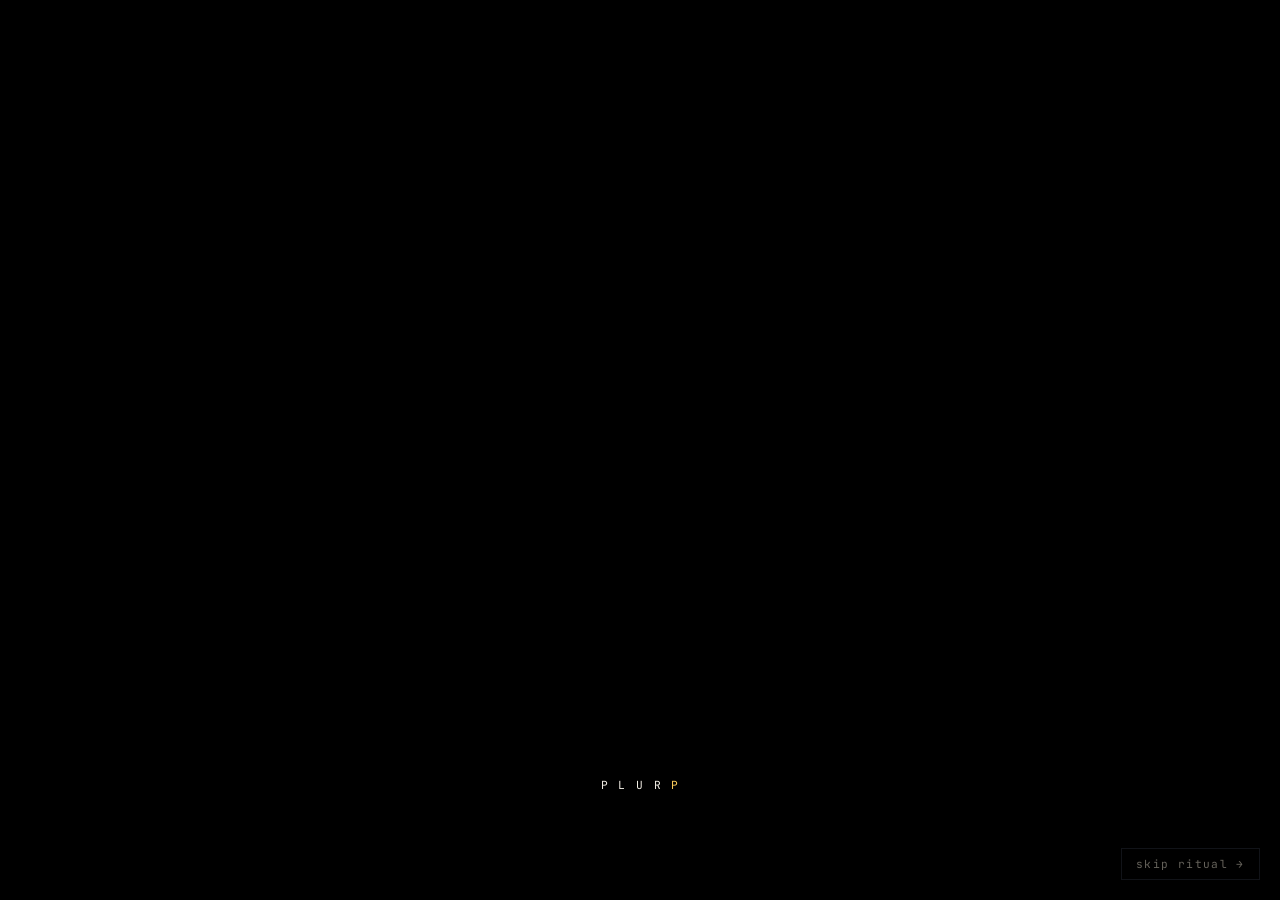
<file: index.html>
<!doctype html>
<html lang="en">
<head>
<meta charset="UTF-8" />
<meta name="viewport" content="width=device-width, initial-scale=1" />
<title>PLURP — The Entrance</title>
<meta name="description" content="PLURP. Peace. Love. Unity. Respect. Party. A digital club universe — enter if you dare." />
<link rel="stylesheet" href="css/tokens.css" />
<link rel="stylesheet" href="css/shimmer.css" />
<link rel="stylesheet" href="css/entrance.css" />
</head>
<body class="entrance-body">

<div id="stage">

  <!-- OUTSIDE: PLURP values, one letter at a time -->
  <section class="scene is-active" id="scene-outside">
    <div class="values-word" id="values-word"></div>
    <div class="values-trail" id="values-trail"></div>
  </section>

  <!-- PASSWORD: vibe check -->
  <section class="scene" id="scene-password">
    <div class="password-prompt">PASSWORD?</div>
    <form class="password-form" id="password-form" autocomplete="off">
      <div class="password-input-wrap">
        <input class="password-input" id="password-input" type="text" maxlength="40" placeholder="type whatever you feel" autocomplete="off" />
      </div>
      <button class="password-enter-btn" type="submit">Submit</button>
      <span class="password-hint">this isn't a real password. it's a vibe check.</span>
    </form>
  </section>
  <video id="smoke-video" muted playsinline preload="auto" src="https://i.makeagif.com/media/9-17-2016/98Y0aS.mp4"></video>

  <!-- THE CLUB FLASHES -->
  <section class="scene" id="scene-flashes">
    <img id="flash-img" alt="" />
    <div class="flash-vignette"></div>
    <div class="flash-grain"></div>
  </section>

  <!-- HEADED: black screen, blinking title, opens into the genre screen -->
  <section class="scene" id="scene-headed">
    <h2 class="headed-title" id="headed-title">WHERE WE HEADED?</h2>
  </section>

  <!-- FOYER: genre selection, accordion gallery only -->
  <section class="scene" id="scene-foyer">
    <div class="accordion-gallery" id="accordion-gallery"></div>
  </section>

  <!-- LOBBY: genre atmosphere + orbit subgenre menu -->
  <section class="scene" id="scene-lobby">
    <div class="scene-bg-fade" id="lobby-bg"></div>
    <button class="lobby-back-btn" id="lobby-back-btn">← back to genres</button>
    <h2 class="ritual-question" id="lobby-question"></h2>
    <div class="orbit-wrap">
      <button class="orbit-nav-btn orbit-nav-prev" id="orbit-prev-btn" aria-label="previous subgenre">‹</button>
      <div class="orbit-track" id="orbit-track"></div>
      <button class="orbit-nav-btn orbit-nav-next" id="orbit-next-btn" aria-label="next subgenre">›</button>
      <span class="orbit-hint" id="orbit-hint">drag to spin · click center to select</span>
    </div>
    <button class="lobby-deactivate-btn" id="lobby-deactivate-btn">deactivate</button>
  </section>

  <!-- THRESHOLD -->
  <section class="scene" id="scene-threshold">
    <div class="threshold-ball" id="threshold-ball"><canvas id="threshold-ball-canvas"></canvas></div>
    <div class="threshold-line" id="threshold-line"></div>
    <div class="threshold-sub">crossing over</div>
  </section>

</div>

<svg class="goo-defs" width="0" height="0" aria-hidden="true">
  <defs>
    <filter id="gooey-nav-filter">
      <feGaussianBlur in="SourceGraphic" stdDeviation="14" result="blur" />
      <feColorMatrix in="blur" mode="matrix" values="1 0 0 0 0  0 1 0 0 0  0 0 1 0 0  0 0 0 26 -11" result="goo" />
      <feBlend in="SourceGraphic" in2="goo" />
    </filter>
  </defs>
</svg>

<div class="gooey-nav-layer" id="gooey-nav-layer">
  <div class="gooey-blob" id="gooey-blob-a">
    <video class="gooey-blob-video" id="gooey-blob-video-a" muted loop playsinline preload="auto" src="video/disco-closeup.mp4"></video>
    <div class="gooey-blob-tint"></div>
  </div>
  <div class="gooey-blob" id="gooey-blob-b">
    <video class="gooey-blob-video" id="gooey-blob-video-b" muted loop playsinline preload="auto" src="video/disco-closeup.mp4"></video>
    <div class="gooey-blob-tint"></div>
  </div>
</div>

<button class="skip-ritual" id="skip-ritual">skip ritual →</button>
<button class="mute-toggle" id="mute-toggle" aria-label="Mute music" aria-pressed="false" type="button">mute</button>

<script src="js/club-data.js"></script>
<script src="js/club-audio.js"></script>
<script src="js/entrance.js"></script>
</body>
</html>
</file>
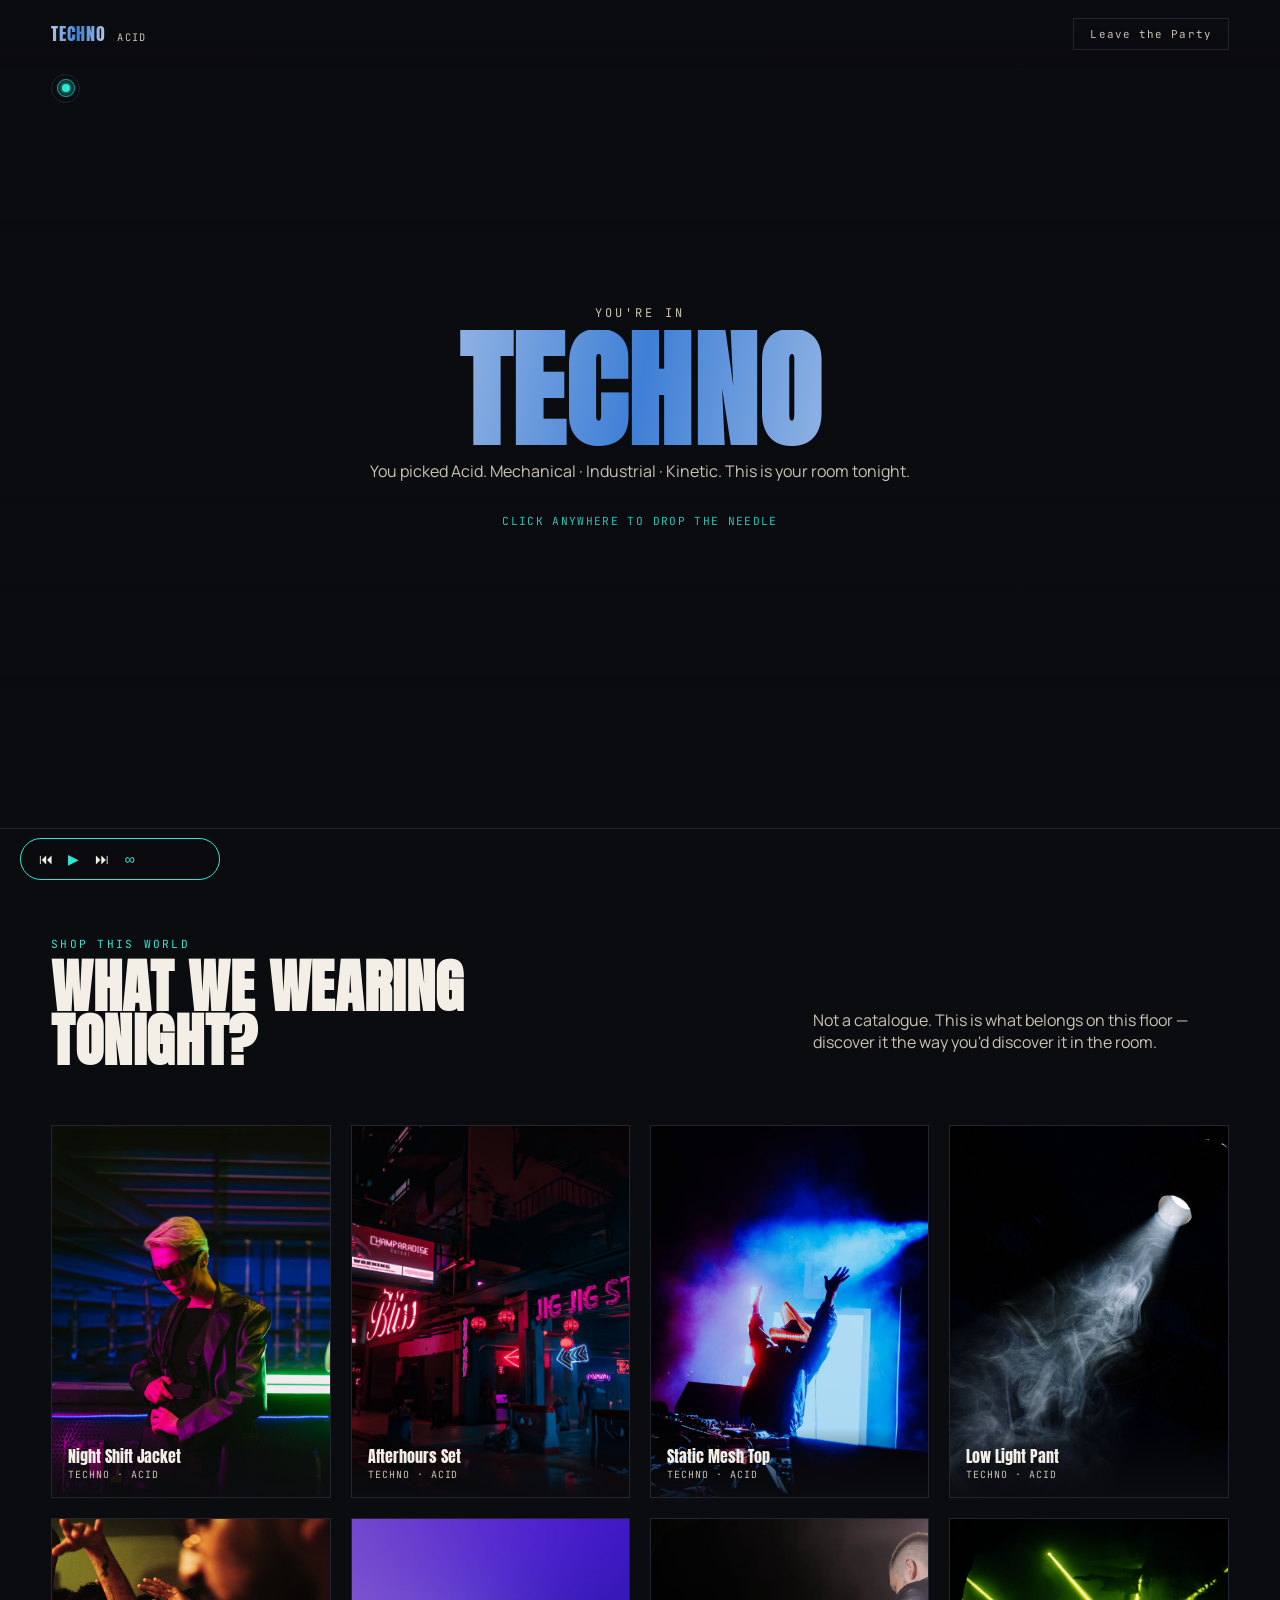
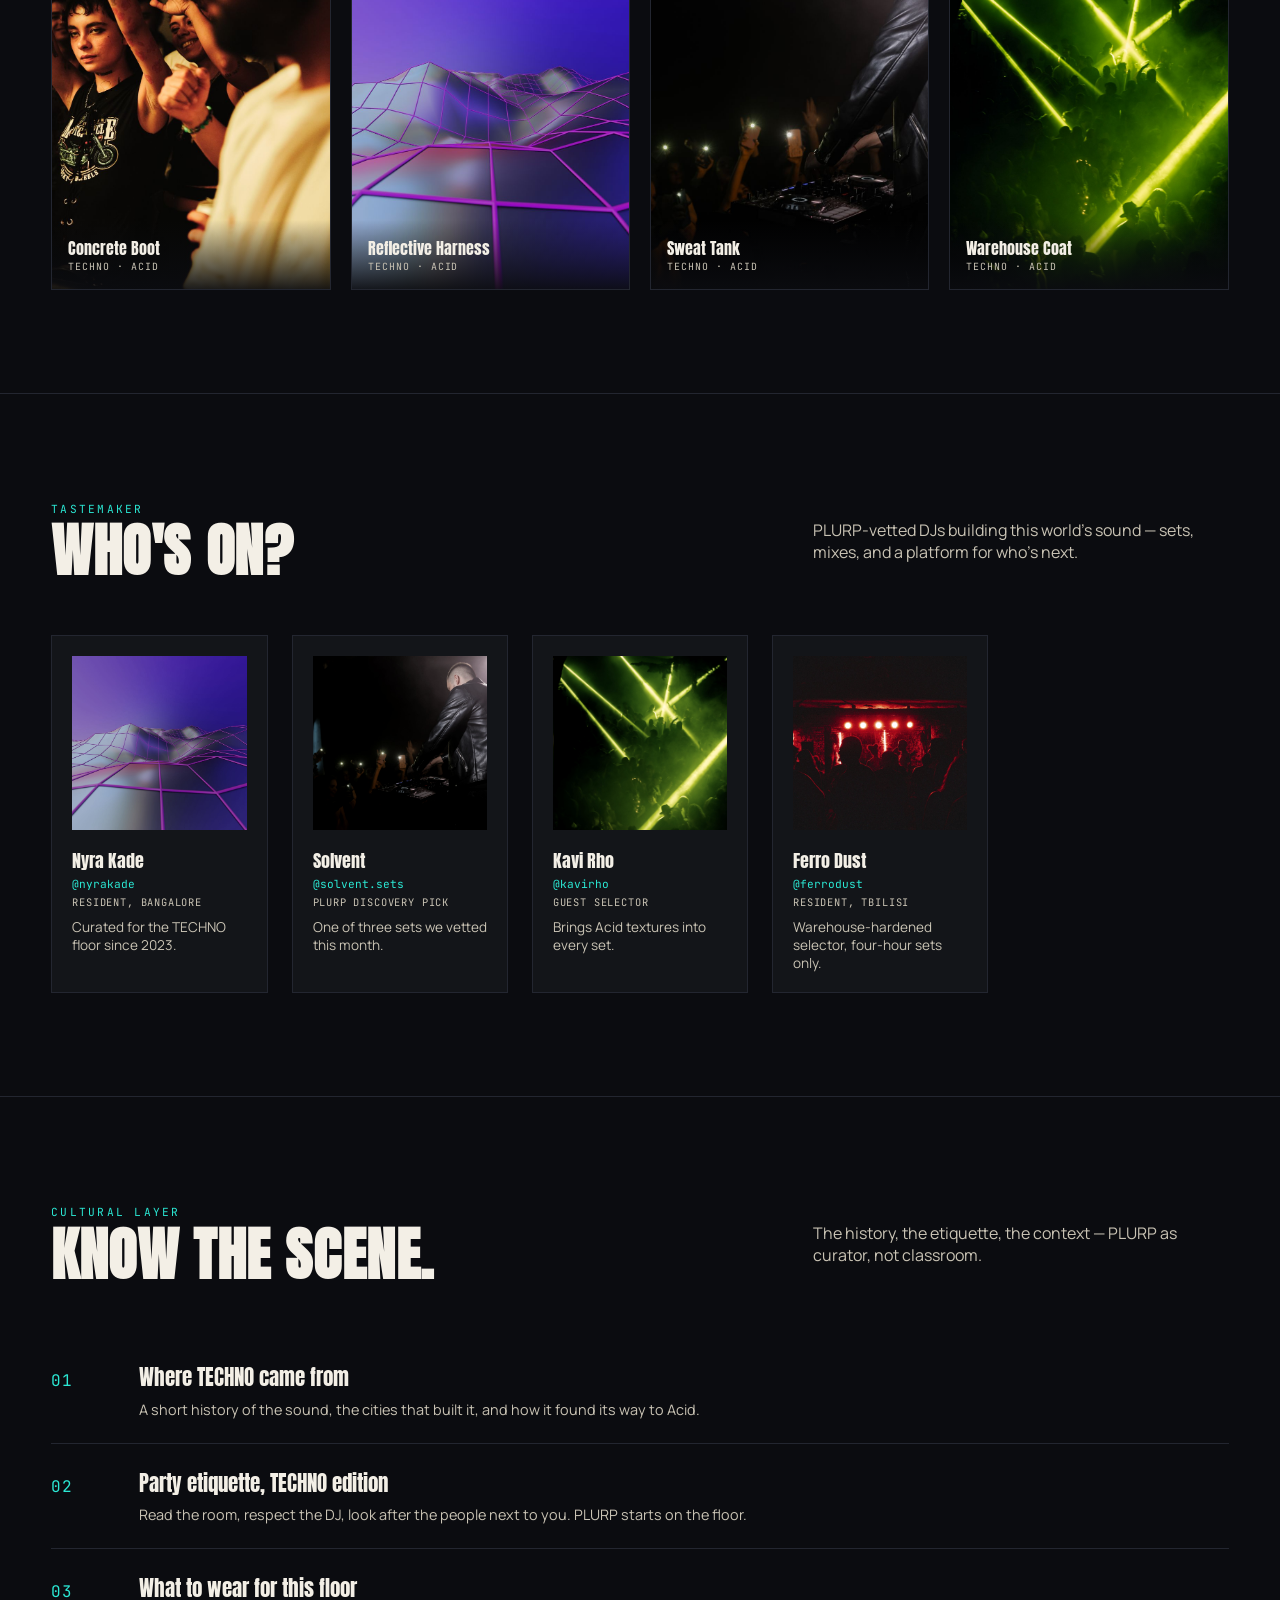
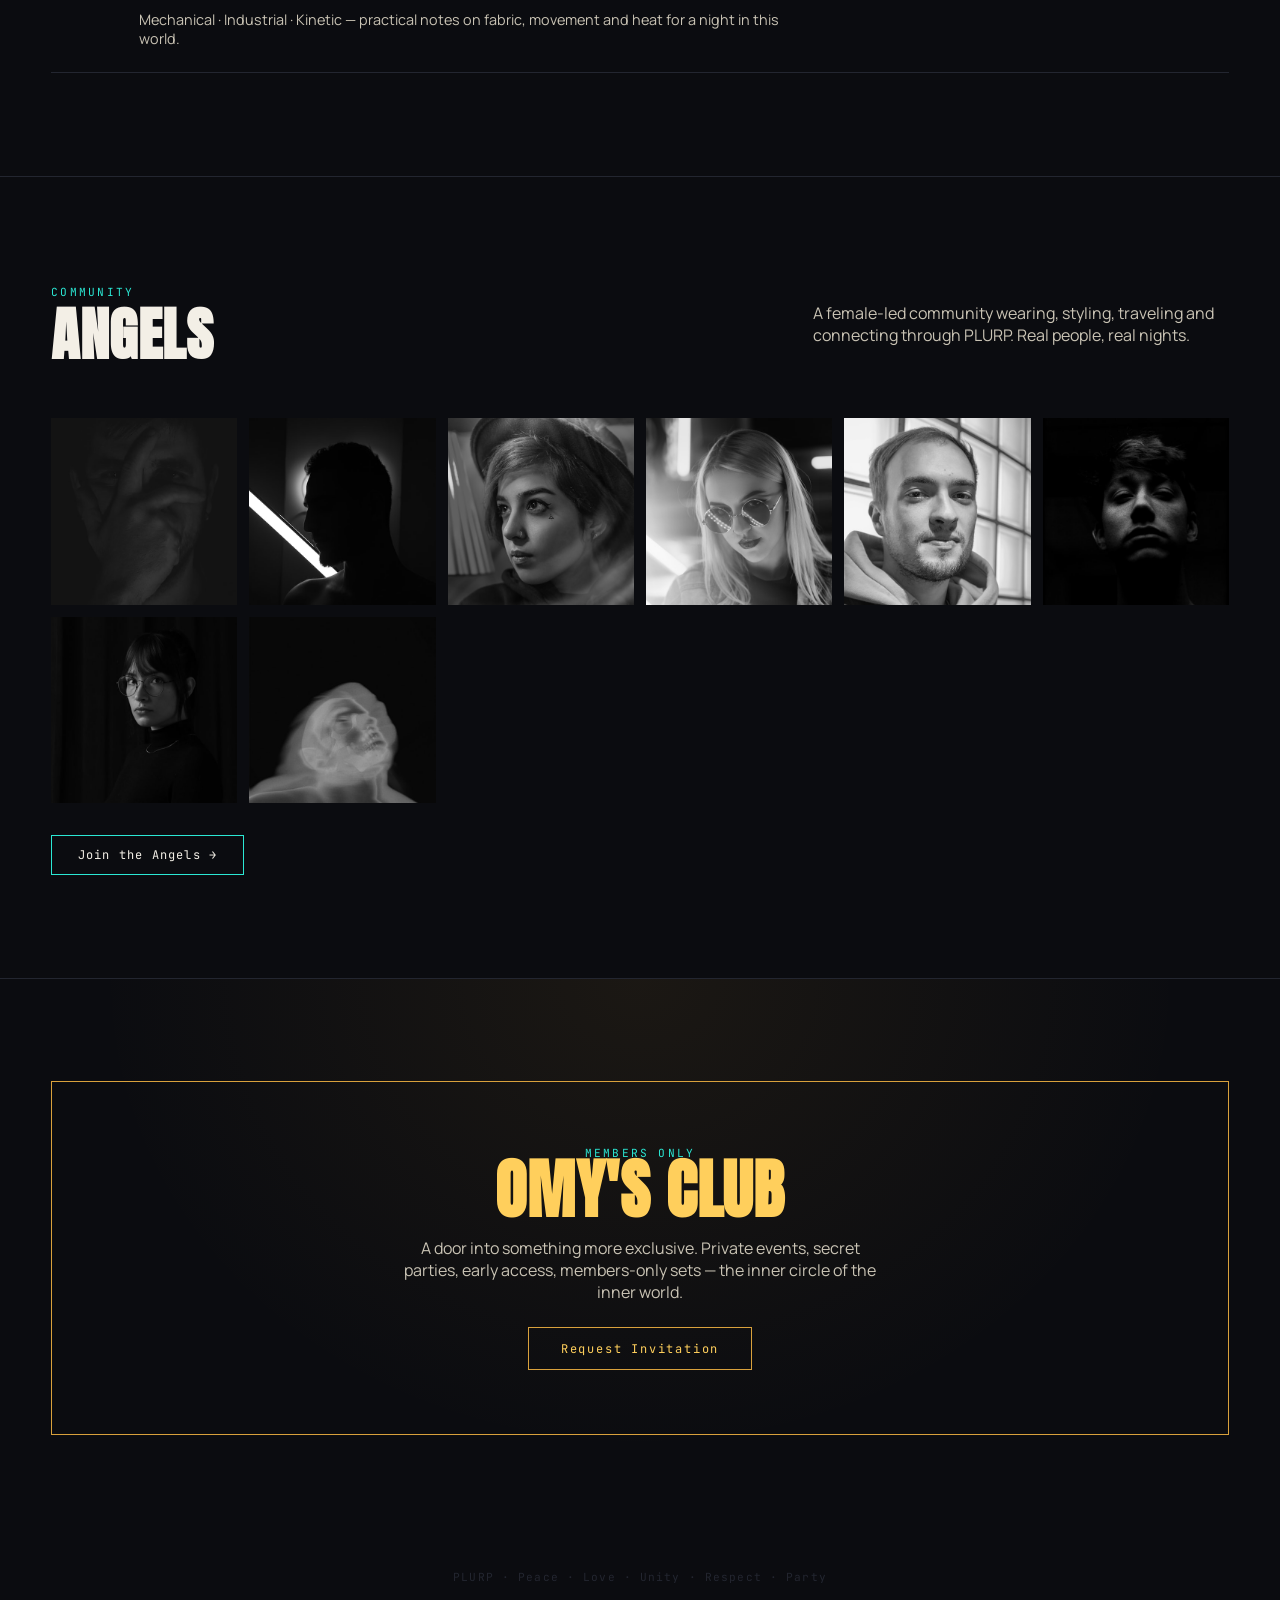
<file: world.html>
<!doctype html>
<html lang="en">
<head>
<meta charset="UTF-8" />
<meta name="viewport" content="width=device-width, initial-scale=1" />
<title>PLURP — Inner World</title>
<meta name="description" content="You're in. The PLURP inner world — shop, music, DJs, culture, Angels, OMY'S Club." />
<link rel="stylesheet" href="css/tokens.css" />
<link rel="stylesheet" href="css/shimmer.css" />
<link rel="stylesheet" href="css/world.css" />
</head>
<body class="world-body">

<div class="world-veil" id="world-veil"></div>

<header class="world-topbar">
  <div class="world-identity">
    <span class="world-genre-name" id="world-genre-name"></span>
    <span class="world-sub-name" id="world-sub-name"></span>
  </div>
  <button class="leave-party" id="leave-party">Leave the Party</button>
</header>

<nav class="world-nav" id="world-nav" aria-label="World sections">
  <button type="button" class="world-nav-trigger" id="world-nav-trigger" aria-label="Open section navigation"></button>
  <div class="world-nav-links">
    <a class="world-nav-link" data-target="shop" href="#shop"><span class="world-nav-dot"></span><span class="world-nav-label">Shop</span></a>
    <a class="world-nav-link" data-target="djs" href="#djs"><span class="world-nav-dot"></span><span class="world-nav-label">DJs</span></a>
    <a class="world-nav-link" data-target="culture" href="#culture"><span class="world-nav-dot"></span><span class="world-nav-label">Culture</span></a>
    <a class="world-nav-link" data-target="angels" href="#angels"><span class="world-nav-dot"></span><span class="world-nav-label">Angels</span></a>
    <a class="world-nav-link" data-target="omys" href="#omys"><span class="world-nav-dot"></span><span class="world-nav-label">OMY'S</span></a>
  </div>
</nav>

<section class="world-hero">
  <div class="world-hero-reel" id="world-hero-reel"></div>
  <div class="world-hero-inner">
    <span class="world-hero-eyebrow mono">You're in</span>
    <h1 class="world-hero-title" id="world-hero-title"></h1>
    <p class="world-hero-tag" id="world-hero-tag"></p>
    <div class="needle-hint" id="needle-hint">click anywhere to drop the needle</div>
  </div>
</section>

<section class="world-section" id="shop">
  <div class="world-section-head reveal">
    <div>
      <span class="world-eyebrow">Shop This World</span>
      <h2 class="world-heading">What we wearing<br />tonight?</h2>
    </div>
    <p class="world-section-desc">Not a catalogue. This is what belongs on this floor — discover it the way you'd discover it in the room.</p>
  </div>
  <div class="shop-grid" id="shop-grid"></div>
</section>

<section class="world-section" id="djs">
  <div class="world-section-head reveal">
    <div>
      <span class="world-eyebrow">Tastemaker</span>
      <h2 class="world-heading">Who's on?</h2>
    </div>
    <p class="world-section-desc">PLURP-vetted DJs building this world's sound — sets, mixes, and a platform for who's next.</p>
  </div>
  <div class="dj-row" id="dj-row"></div>
</section>

<section class="world-section" id="culture">
  <div class="world-section-head reveal">
    <div>
      <span class="world-eyebrow">Cultural Layer</span>
      <h2 class="world-heading">Know the scene.</h2>
    </div>
    <p class="world-section-desc">The history, the etiquette, the context — PLURP as curator, not classroom.</p>
  </div>
  <div class="culture-list" id="culture-list"></div>
</section>

<section class="world-section" id="angels">
  <div class="world-section-head reveal">
    <div>
      <span class="world-eyebrow">Community</span>
      <h2 class="world-heading">Angels</h2>
    </div>
    <p class="world-section-desc">A female-led community wearing, styling, traveling and connecting through PLURP. Real people, real nights.</p>
  </div>
  <div class="angels-grid" id="angels-grid"></div>
  <a class="angels-cta" href="#">Join the Angels →</a>
</section>

<section class="world-section omys-section" id="omys">
  <div class="omys-panel glow glow-gold reveal">
    <div class="world-eyebrow mono">Members Only</div>
    <h2 class="omys-title">OMY'S CLUB</h2>
    <p class="omys-body">A door into something more exclusive. Private events, secret parties, early access, members-only sets — the inner circle of the inner world.</p>
    <button class="omys-cta">Request Invitation</button>
  </div>
</section>

<footer class="world-footer">PLURP · Peace · Love · Unity · Respect · Party</footer>

<div class="miniplayer" id="miniplayer" tabindex="0">
  <div class="miniplayer-face" id="mp-art">
    <div class="miniplayer-eq"><span></span><span></span><span></span><span></span><span></span></div>
  </div>
  <div class="miniplayer-body">
    <div class="miniplayer-marquee" id="mp-track-wrap">
      <div class="miniplayer-marquee-track">
        <span class="miniplayer-track" id="mp-track"></span>
        <span class="miniplayer-track" id="mp-track-dup" aria-hidden="true"></span>
      </div>
    </div>
    <div class="miniplayer-controls">
      <button class="miniplayer-btn" id="mp-prev" aria-label="Previous">⏮</button>
      <button class="miniplayer-btn active" id="mp-play" aria-label="Play/Pause">▶</button>
      <button class="miniplayer-btn" id="mp-next" aria-label="Next">⏭</button>
      <button class="miniplayer-btn" id="mp-loop" aria-label="Loop">∞</button>
    </div>
  </div>
</div>
<span class="miniplayer-toast" id="mp-toast"></span>

<div id="yt-miniplayer" aria-hidden="true" style="position:fixed;bottom:0;left:0;width:1px;height:1px;opacity:0;pointer-events:none;overflow:hidden;"></div>

<script src="js/club-data.js"></script>
<script src="js/motion.js"></script>
<script src="js/club-audio.js"></script>
<script src="js/youtube-audio.js"></script>
<script src="js/world.js"></script>
</body>
</html>
</file>
<file: css/tokens.css>
/* ============================================================
   YNS Design System — Phase 0 Foundation
   Ink is the stage. Iridescence is the material, not the accent.
   ============================================================ */

@import url('https://fonts.googleapis.com/css2?family=Anton&family=Manrope:wght@400;500;700;800&family=JetBrains+Mono:wght@400;500;700&display=swap');

:root {
  /* ---- Neutrals (flat stage) ---- */
  --ink: #0B0C10;
  --ink-raised: #131519;
  --ink-line: #232630;
  --bone: #F3EFE6;
  --bone-dim: #C9C3B4;

  /* ---- Chrome (the metallic base every shimmer rides on) ---- */
  --chrome-dark: #4B4F58;
  --chrome-mid: #9AA0AC;
  --chrome-hi: #E9ECF2;

  /* ---- Peacock shimmer family ---- */
  --teal: #16A39A;
  --teal-hi: #2BE8D4;
  --teal-end: #3F7FD6;

  --blue: #3F7FD6;
  --blue-hi: #6BA0FF;
  --blue-end: #A56BFF;

  --magenta: #C4419A;
  --magenta-hi: #FF5FCE;
  --magenta-end: #8B5CF6;

  --gold: #D9A13C;
  --gold-hi: #FFCF5C;
  --gold-end: #C4419A;

  /* ---- Full shimmer sweep: chrome -> teal -> blue -> magenta -> gold -> chrome ---- */
  --shimmer-sweep: linear-gradient(
    100deg,
    var(--chrome-dark) 0%,
    var(--teal) 12%,
    var(--teal-hi) 20%,
    var(--blue) 32%,
    var(--blue-hi) 40%,
    var(--chrome-hi) 48%,
    var(--magenta) 58%,
    var(--magenta-hi) 66%,
    var(--gold) 78%,
    var(--gold-hi) 86%,
    var(--chrome-dark) 100%
  );

  /* ---- Type ---- */
  --font-display: 'Anton', 'Arial Narrow', sans-serif;
  --font-body: 'Manrope', -apple-system, sans-serif;
  --font-mono: 'JetBrains Mono', ui-monospace, monospace;

  /* ---- Spacing / rhythm ---- */
  --edge: clamp(1.25rem, 4vw, 3.5rem);
  --radius: 2px;

  /* ---- Motion (driven by JS via --scroll and --shimmer-x) ---- */
  --shimmer-x: 0%;
  --glow-strength: 0;

  color-scheme: dark;
}

* { box-sizing: border-box; }

html {
  background: var(--ink);
  scroll-behavior: smooth;
}

body {
  margin: 0;
  background: var(--ink);
  color: var(--bone);
  font-family: var(--font-body);
  -webkit-font-smoothing: antialiased;
  overflow-x: hidden;
}

h1, h2, h3, .display {
  font-family: var(--font-display);
  text-transform: uppercase;
  letter-spacing: 0.01em;
  line-height: 0.95;
  margin: 0;
}

.mono {
  font-family: var(--font-mono);
  letter-spacing: 0.03em;
}

a { color: inherit; }

img { max-width: 100%; display: block; }

::selection { background: var(--magenta); color: var(--ink); }
</file>
<file: css/shimmer.css>
/* ============================================================
   Scroll-driven shimmer + glow system.
   Trip. Glow. Repeat. Motion moves on scroll, not on a timer.
   JS (motion.js) writes --shimmer-x and per-element --glow.
   ============================================================ */

.shimmer-text {
  background-image: var(--shimmer-sweep);
  background-size: 300% 100%;
  background-position: var(--shimmer-x) 0%;
  -webkit-background-clip: text;
  background-clip: text;
  color: transparent;
  -webkit-text-fill-color: transparent;
  will-change: background-position;
}

/* Chrome-only sweep, for secondary marks that shouldn't fight the hero */
.chrome-text {
  background-image: linear-gradient(
    100deg,
    var(--chrome-dark) 0%,
    var(--chrome-mid) 35%,
    var(--chrome-hi) 50%,
    var(--chrome-mid) 65%,
    var(--chrome-dark) 100%
  );
  background-size: 260% 100%;
  background-position: var(--shimmer-x) 0%;
  -webkit-background-clip: text;
  background-clip: text;
  color: transparent;
  -webkit-text-fill-color: transparent;
}

/* Glow: a light source behind the element, intensity set by scroll proximity */
.glow {
  position: relative;
  isolation: isolate;
}

.glow::before {
  content: '';
  position: absolute;
  inset: -30%;
  z-index: -1;
  background: radial-gradient(closest-side, rgba(255, 95, 206, 0.55), rgba(107, 160, 255, 0.35) 45%, transparent 75%);
  opacity: var(--glow-strength, 0);
  filter: blur(28px);
  transition: opacity 0.4s ease;
  pointer-events: none;
}

.glow-gold::before {
  background: radial-gradient(closest-side, rgba(255, 207, 92, 0.55), rgba(196, 65, 154, 0.3) 45%, transparent 75%);
}

.glow-teal::before {
  background: radial-gradient(closest-side, rgba(43, 232, 212, 0.5), rgba(63, 127, 214, 0.3) 45%, transparent 75%);
}

/* Hover glow — independent of scroll, an immediate light-source response */
.glow-hover {
  position: relative;
  isolation: isolate;
  transition: filter 0.25s ease, transform 0.25s ease;
}

.glow-hover::after {
  content: '';
  position: absolute;
  inset: -18%;
  z-index: -1;
  border-radius: inherit;
  background: radial-gradient(closest-side, rgba(255, 95, 206, 0.5), transparent 72%);
  opacity: 0;
  filter: blur(18px);
  transition: opacity 0.25s ease;
  pointer-events: none;
}

.glow-hover:hover::after,
.glow-hover:focus-visible::after {
  opacity: 1;
}

.glow-hover:hover,
.glow-hover:focus-visible {
  transform: translateY(-1px);
}

/* Chrome strip: a metallic sweep bar used as a divider / underline */
.chrome-strip {
  height: 2px;
  width: 100%;
  background-image: var(--shimmer-sweep);
  background-size: 300% 100%;
  background-position: var(--shimmer-x) 0%;
  opacity: 0.9;
}

/* Reveal-on-scroll: elements settle into place as the reader arrives, hold still once there */
.reveal {
  opacity: 0;
  transform: translateY(24px);
  transition: opacity 0.7s ease, transform 0.7s ease;
}

.reveal.is-visible {
  opacity: 1;
  transform: translateY(0);
}

@media (prefers-reduced-motion: reduce) {
  .reveal { transition: none; opacity: 1; transform: none; }
  .shimmer-text, .chrome-text, .chrome-strip, .world-hero-title, .world-genre-name { background-position: 40% 0%; }
  .glow::before { transition: none; }
}
</file>
<file: css/entrance.css>
/* ============================================================
   THE ENTRANCE — one continuous ritual, OUTSIDE -> ENTER.
   Predominantly black. Motion and sound carry the narrative,
   not conventional UI chrome.
   ============================================================ */

html, body.entrance-body {
  height: 100%;
  background: #000;
  overflow: hidden;
}

#stage {
  position: fixed;
  inset: 0;
  background: #000;
  overflow: hidden;
}

.scene {
  position: absolute;
  inset: 0;
  display: flex;
  flex-direction: column;
  align-items: center;
  justify-content: center;
  text-align: center;
  opacity: 0;
  pointer-events: none;
  transition: opacity 1.1s ease;
  padding: var(--edge);
}

.scene.is-active {
  opacity: 1;
  pointer-events: auto;
}

/* ---- Skip ---- */
.skip-ritual {
  position: fixed;
  bottom: 1.25rem;
  right: 1.25rem;
  z-index: 50;
  background: transparent;
  border: 1px solid var(--ink-line);
  color: var(--bone-dim);
  font-family: var(--font-mono);
  font-size: 0.7rem;
  letter-spacing: 0.12em;
  padding: 0.5rem 0.9rem;
  cursor: pointer;
  opacity: 0.5;
  transition: opacity 0.3s ease;
}
.skip-ritual:hover { opacity: 1; }

.mute-toggle {
  position: fixed;
  bottom: 1.25rem;
  left: 1.25rem;
  z-index: 50;
  background: transparent;
  border: 1px solid var(--ink-line);
  color: var(--bone-dim);
  font-family: var(--font-mono);
  font-size: 0.7rem;
  letter-spacing: 0.12em;
  padding: 0.5rem 0.9rem;
  cursor: pointer;
  opacity: 0;
  pointer-events: none;
  transition: opacity 0.3s ease;
}
.mute-toggle.is-visible { opacity: 0.5; pointer-events: auto; }
.mute-toggle:hover { opacity: 1; }
.mute-toggle.is-muted { border-color: var(--bone-dim); color: var(--bone); }

/* ---- OUTSIDE: PLURP values ---- */
.values-word {
  --crash-scale-start: 1.75;
  --crash-blur: 4.5px;
  --crash-y: -12px;
  --crash-duration: 0.36s;
  font-family: var(--font-display);
  text-transform: uppercase;
  font-size: clamp(4rem, 18vw, 11rem);
  color: var(--bone);
  opacity: 0;
  transform: scale(var(--crash-scale-start));
}
.values-word.shown {
  animation: values-word-crash var(--crash-duration) cubic-bezier(0.15, 1.6, 0.35, 1) forwards;
}
.values-word.hiding {
  animation: none;
  opacity: 0;
  transform: scale(0.92);
  transition: opacity 0.12s ease, transform 0.12s ease;
}

@keyframes values-word-crash {
  0% { opacity: 0; transform: scale(var(--crash-scale-start)) translateY(var(--crash-y)); filter: blur(var(--crash-blur)); }
  50% { opacity: 1; filter: blur(0); }
  62% { transform: scale(0.97) translateY(2px); }
  80% { transform: scale(1.02) translateY(0); }
  100% { opacity: 1; transform: scale(1) translateY(0); }
}

.values-word-initial { transition: color 0.11s ease; }
.values-word-initial.lit[data-letter="P"] { color: var(--gold-hi); }
.values-word-initial.lit[data-letter="L"] { color: var(--teal-hi); }
.values-word-initial.lit[data-letter="U"] { color: var(--blue-hi); }
.values-word-initial.lit[data-letter="R"] { color: var(--magenta-hi); }

.values-trail {
  position: absolute;
  bottom: 12%;
  display: flex;
  gap: 0.6rem;
}
.values-trail span {
  font-family: var(--font-mono);
  font-size: 0.7rem;
  letter-spacing: 0.1em;
  color: var(--ink-line);
  transition: color 0.35s ease;
}
.values-trail span.current[data-letter="P"] { color: var(--gold-hi); }
.values-trail span.current[data-letter="L"] { color: var(--teal-hi); }
.values-trail span.current[data-letter="U"] { color: var(--blue-hi); }
.values-trail span.current[data-letter="R"] { color: var(--magenta-hi); }
.values-trail span.done { color: var(--bone); }

/* ---- PASSWORD ---- */
.password-prompt {
  font-family: var(--font-display);
  font-size: clamp(2rem, 7vw, 4rem);
  color: var(--bone);
  margin-bottom: 2rem;
  letter-spacing: 0.02em;
}
.password-form {
  display: flex;
  flex-direction: column;
  align-items: center;
  gap: 1.25rem;
}
.password-input-wrap {
  position: relative;
}
.password-input {
  background: transparent;
  border: none;
  border-bottom: 1px solid var(--chrome-mid);
  color: var(--bone);
  font-family: var(--font-mono);
  font-size: 1.4rem;
  letter-spacing: 0.1em;
  text-align: center;
  padding: 0.5rem 0;
  width: min(60vw, 22rem);
  outline: none;
  transition: border-color 0.3s ease, filter 0.4s ease, transform 0.4s ease;
}
.password-input:focus { border-color: var(--magenta-hi); }
.password-prompt.dissolving,
.password-input.dissolving,
.password-hint.dissolving,
.password-enter-btn.dissolving {
  filter: blur(10px);
  transform: translate(var(--suck-x, 0), var(--suck-y, 0)) scale(0.05);
  opacity: 0;
  transition: transform 0.18s cubic-bezier(0.75, 0, 1, 1),
    filter 0.18s cubic-bezier(0.75, 0, 1, 1),
    opacity 0.16s ease-in 0.02s;
}
.password-hint {
  font-family: var(--font-mono);
  font-size: 0.7rem;
  letter-spacing: 0.1em;
  color: var(--ink-line);
  text-transform: uppercase;
}
.password-enter-btn {
  background: transparent;
  border: 1px solid var(--chrome-mid);
  color: var(--bone-dim);
  font-family: var(--font-mono);
  letter-spacing: 0.15em;
  font-size: 0.75rem;
  padding: 0.6rem 1.5rem;
  cursor: pointer;
  transition: all 0.3s ease;
}
.password-enter-btn:hover { border-color: var(--magenta-hi); color: var(--bone); }

/* ---- Smoke dissolve video ---- */
#smoke-video {
  position: absolute;
  top: 54%;
  left: 50%;
  width: min(70vw, 34rem);
  height: min(70vw, 34rem);
  object-fit: cover;
  transform: translate(-50%, -50%) rotate(90deg);
  pointer-events: none;
  opacity: 0;
  mix-blend-mode: screen;
  -webkit-mask-image: radial-gradient(circle, #000 20%, transparent 85%);
  mask-image: radial-gradient(circle, #000 20%, transparent 85%);
  transition: opacity 0.08s ease-out;
}
#smoke-video.active { opacity: 1; }

/* ---- Flash sequence ---- */
#flash-img {
  position: absolute;
  inset: 0;
  width: 100%;
  height: 100%;
  object-fit: cover;
  opacity: 0;
  filter: saturate(1.3) contrast(1.15) brightness(0.85);
}
#flash-img.flash-on {
  opacity: 1;
  transition: opacity 0.02s ease-out;
}
#flash-img.flash-off {
  opacity: 0;
  transition: opacity 0.02s ease-in;
}
.flash-vignette {
  position: absolute;
  inset: 0;
  background: radial-gradient(ellipse at center, transparent 35%, #000 92%);
  pointer-events: none;
}
.flash-grain {
  position: absolute;
  inset: 0;
  pointer-events: none;
  opacity: 0.08;
  background-image: url("data:image/svg+xml,%3Csvg xmlns='http://www.w3.org/2000/svg' width='120' height='120'%3E%3Cfilter id='n'%3E%3CfeTurbulence type='fractalNoise' baseFrequency='0.85' numOctaves='2' stitchTiles='stitch'/%3E%3C/filter%3E%3Crect width='100%25' height='100%25' filter='url(%23n)'/%3E%3C/svg%3E");
}

/* ---- WHERE WE HEADED?: black screen, blinking white title ---- */
#scene-headed { background: #000; }
.headed-title {
  font-family: var(--font-display);
  font-size: clamp(2.4rem, 9vw, 6rem);
  color: var(--bone);
  letter-spacing: 0.02em;
  opacity: 0;
}
.headed-title.blinking {
  animation: headed-blink 0.55s steps(1, end) 3, headed-blink-in 0.2s ease forwards;
}
.headed-title.blink-out {
  animation: headed-blink-out 0.26s steps(1, end) forwards;
}
@keyframes headed-blink-in { from { opacity: 0; } to { opacity: 1; } }
@keyframes headed-blink {
  0%, 49% { opacity: 1; }
  50%, 100% { opacity: 0.15; }
}
@keyframes headed-blink-out {
  0% { opacity: 1; }
  50% { opacity: 0; }
  100% { opacity: 0; }
}

/* ---- Foyer / Lobby question ---- */
.ritual-question {
  font-family: var(--font-display);
  font-size: clamp(1.8rem, 5.5vw, 3.4rem);
  color: var(--bone);
  margin-bottom: clamp(1.5rem, 4vw, 3rem);
  opacity: 0;
  transform: translateY(16px);
  transition: opacity 0.9s ease, transform 0.9s ease;
  z-index: 2;
  text-shadow: 0 0 40px rgba(0,0,0,0.8);
}
.ritual-question.shown { opacity: 1; transform: translateY(0); }

.scene-bg-fade {
  position: absolute;
  inset: 0;
  background-size: cover;
  background-position: center;
  opacity: 0.22;
  filter: saturate(1.1) contrast(1.05);
  transition: background-image 0.8s ease, opacity 0.8s ease;
}

.scene-bg-psy {
  width: 100%;
  height: 100%;
  opacity: 0;
  pointer-events: none;
  transition: opacity 0.6s ease;
  filter: saturate(1.4) contrast(1.1);
  mix-blend-mode: screen;
}
.scene-bg-psy.is-live { opacity: 0.4; }

.scene-bg-video {
  width: 100%;
  height: 100%;
  object-fit: cover;
  opacity: 0;
}

/* ---- Accordion gallery (genre selection) — react-bits style: a
   full-bleed row of panels that expand on hover/tap, sideways label
   unrotating as the active panel opens. Absolutely positioned to
   escape the scene's centered padding and fill the whole stage,
   matching the full-screen treatment every other beat in the
   ritual uses. ---- */
#scene-foyer { padding: 0; }
.accordion-gallery {
  position: absolute;
  inset: 0;
  z-index: 2;
  display: flex;
  gap: 0.3rem;
}
.accordion-panel {
  position: relative;
  flex: 1;
  min-width: 0;
  height: 100%;
  overflow: hidden;
  cursor: pointer;
  background-size: cover;
  background-position: center;
  transition: flex 0.7s cubic-bezier(0.22, 1, 0.36, 1);
}
.accordion-panel.is-active { flex: 9; }
.accordion-panel-shade {
  position: absolute;
  inset: 0;
  background: linear-gradient(0deg, rgba(6,7,10,0.9) 0%, rgba(6,7,10,0.3) 45%, rgba(6,7,10,0.6) 100%);
  transition: background 0.5s ease;
}
.accordion-panel.is-active .accordion-panel-shade {
  background: linear-gradient(0deg, rgba(6,7,10,0.85) 0%, rgba(6,7,10,0.08) 55%, rgba(6,7,10,0.35) 100%);
}
.accordion-panel-label {
  position: absolute;
  left: var(--edge);
  bottom: var(--edge);
  display: flex;
  flex-direction: column;
  gap: 0.5rem;
  white-space: nowrap;
  transform-origin: left bottom;
  transform: rotate(90deg) translate(0, 0);
  transition: transform 0.5s cubic-bezier(0.22, 1, 0.36, 1);
}
.accordion-panel.is-active .accordion-panel-label {
  transform: rotate(0deg);
}
.accordion-panel-name {
  font-family: var(--font-display);
  font-size: clamp(1.6rem, 4.5vw, 4rem);
  color: var(--bone);
  text-transform: uppercase;
}
.accordion-panel-mood {
  font-family: var(--font-mono);
  font-size: 0.75rem;
  letter-spacing: 0.12em;
  color: var(--bone-dim);
  text-transform: uppercase;
  opacity: 0;
  transition: opacity 0.4s ease 0.15s;
}
.accordion-panel.is-active .accordion-panel-mood { opacity: 1; }
.accordion-panel-cta {
  align-self: flex-start;
  margin-top: 0.3rem;
  background: transparent;
  border: 1px solid var(--bone-dim);
  color: var(--bone);
  font-family: var(--font-mono);
  font-size: 0.75rem;
  letter-spacing: 0.12em;
  text-transform: uppercase;
  padding: 0.6rem 1.1rem;
  cursor: pointer;
  opacity: 0;
  transform: translateY(6px);
  pointer-events: none;
  transition: opacity 0.4s ease 0.2s, transform 0.4s ease 0.2s, border-color 0.25s ease, color 0.25s ease;
}
.accordion-panel.is-active .accordion-panel-cta {
  opacity: 1;
  transform: translateY(0);
  pointer-events: auto;
}
.accordion-panel-cta:hover {
  border-color: var(--item-accent, var(--bone));
  color: var(--item-accent, var(--bone));
}
@media (max-width: 640px) {
  .accordion-gallery { flex-direction: column; gap: 0.25rem; }
  .accordion-panel.is-active { flex: 9; }
  .accordion-panel-label { transform: rotate(0deg); }
  .accordion-panel.is-active .accordion-panel-label { transform: rotate(0deg); }
}

/* ---- Gooey nav — blob transition on genre click ---- */
.goo-defs { position: absolute; width: 0; height: 0; overflow: hidden; }
.gooey-nav-layer {
  position: fixed;
  inset: 0;
  z-index: 40;
  pointer-events: none;
  filter: url(#gooey-nav-filter);
  opacity: 0;
}
.gooey-nav-layer.is-active { opacity: 1; }
.gooey-blob {
  position: absolute;
  top: 0;
  left: 0;
  width: 60px;
  height: 60px;
  margin: -30px 0 0 -30px;
  border-radius: 50%;
  overflow: hidden;
  background: #000;
  transform: translate3d(0, 0, 0) scale(0);
  will-change: transform;
}
.gooey-blob-video {
  position: absolute;
  top: 50%;
  left: 50%;
  width: 100%;
  height: 100%;
  min-width: 100%;
  min-height: 100%;
  object-fit: cover;
  transform: translate(-50%, -50%);
}
.gooey-blob-tint {
  position: absolute;
  inset: 0;
  mix-blend-mode: color;
  opacity: 0.85;
}

/* ---- Orbit menu (subgenre selection) ---- */
.orbit-wrap {
  position: relative;
  z-index: 2;
  width: min(92vw, 50rem);
  height: clamp(14rem, 32vw, 20rem);
  display: flex;
  align-items: center;
  justify-content: center;
}
.orbit-track {
  position: relative;
  width: 100%;
  height: 100%;
  cursor: grab;
  touch-action: none;
}
.orbit-track.grabbing { cursor: grabbing; }
.orbit-nav-btn {
  position: absolute;
  top: 50%;
  z-index: 200;
  width: 2.75rem;
  height: 2.75rem;
  border-radius: 50%;
  border: 1px solid var(--ink-line);
  background: rgba(6,7,10,0.55);
  color: var(--bone);
  font-family: var(--font-display);
  font-size: 1.5rem;
  line-height: 1;
  display: flex;
  align-items: center;
  justify-content: center;
  cursor: pointer;
  transform: translateY(-50%);
  backdrop-filter: blur(2px);
  transition: border-color 0.2s ease, background 0.2s ease;
}
.orbit-nav-btn:hover { border-color: var(--chrome-hi); background: rgba(6,7,10,0.75); }
.orbit-nav-btn:active { background: rgba(6,7,10,0.8); }
.orbit-nav-prev { left: -0.25rem; }
.orbit-nav-next { right: -0.25rem; }
.orbit-node {
  position: absolute;
  top: 50%;
  left: 50%;
  width: clamp(6rem, 14vw, 9rem);
  height: clamp(6rem, 14vw, 9rem);
  border-radius: 50%;
  border: 1px solid var(--ink-line);
  display: flex;
  align-items: center;
  justify-content: center;
  text-align: center;
  background: rgba(6,7,10,0.4);
  box-shadow:
    inset 0 0 0 1px rgba(255,255,255,0.06),
    0 4px 20px rgba(0,0,0,0.4);
  backdrop-filter: blur(2px);
  transition: border-color 0.3s ease, background 0.3s ease, transform 0.3s ease, opacity 0.4s ease, width 0.45s cubic-bezier(.2,.8,.2,1), border-radius 0.45s ease, padding 0.45s ease;
  user-select: none;
  overflow: hidden;
}
.orbit-node-ball {
  position: absolute;
  inset: 0;
  width: 100%;
  height: 100%;
  border-radius: 50%;
}
.orbit-node span {
  position: relative;
  z-index: 1;
  font-family: var(--font-display);
  font-size: clamp(0.85rem, 2vw, 1.15rem);
  color: var(--bone);
  text-transform: uppercase;
  text-shadow: 0 1px 4px rgba(0,0,0,0.9), 0 0 12px rgba(0,0,0,0.6);
  transition: color 0.3s ease;
  white-space: nowrap;
}
.orbit-node.center {
  border-color: var(--chrome-hi);
  box-shadow:
    inset 0 0 0 1px rgba(255,255,255,0.16),
    0 0 24px rgba(233,236,242,0.4);
  transform: translate(-50%, -50%) scale(1.15);
}
.orbit-node.armed {
  width: clamp(15rem, 40vw, 24rem);
  border-radius: 3rem;
  padding: 0 1.5rem;
  border-color: var(--gold-hi, var(--chrome-hi));
  background: rgba(11,12,16,0.95);
  cursor: pointer;
  z-index: 10;
}
.orbit-node.armed span {
  color: var(--bone);
  font-size: clamp(0.75rem, 1.7vw, 0.95rem);
  letter-spacing: 0.1em;
  font-family: var(--font-mono);
}
.orbit-node.armed .orbit-node-ball { opacity: 0; }
.orbit-hint {
  position: absolute;
  bottom: -2.5rem;
  font-family: var(--font-mono);
  font-size: 0.65rem;
  letter-spacing: 0.1em;
  color: var(--ink-line);
  text-transform: uppercase;
}

/* ---- Lobby chrome: back to genres / deactivate subgenre ---- */
.lobby-back-btn {
  position: absolute;
  top: 1.25rem;
  left: 1.25rem;
  z-index: 5;
  background: transparent;
  border: 1px solid var(--ink-line);
  color: var(--bone-dim);
  font-family: var(--font-mono);
  font-size: 0.7rem;
  letter-spacing: 0.1em;
  text-transform: uppercase;
  padding: 0.5rem 0.9rem;
  cursor: pointer;
  opacity: 0.6;
  transition: opacity 0.3s ease;
}
.lobby-back-btn:hover { opacity: 1; }

.lobby-deactivate-btn {
  position: absolute;
  bottom: 1.75rem;
  z-index: 5;
  background: transparent;
  border: 1px solid var(--ink-line);
  color: var(--bone-dim);
  font-family: var(--font-mono);
  font-size: 0.7rem;
  letter-spacing: 0.1em;
  text-transform: uppercase;
  padding: 0.5rem 0.9rem;
  cursor: pointer;
  opacity: 0;
  pointer-events: none;
  transition: opacity 0.3s ease;
}
.lobby-deactivate-btn.shown {
  opacity: 0.75;
  pointer-events: auto;
}
.lobby-deactivate-btn:hover { opacity: 1; }

/* ---- Final threshold ---- */
.threshold-ball {
  position: relative;
  width: clamp(84px, 14vw, 130px);
  aspect-ratio: 1 / 1;
  border-radius: 50%;
  overflow: hidden;
  background: #000;
  box-shadow: 0 14px 30px -10px rgba(0,0,0,0.75), inset 0 0 0 1px rgba(255,255,255,0.06);
  margin-bottom: clamp(1.25rem, 3vw, 2rem);
}
.threshold-ball canvas {
  position: absolute;
  inset: 0;
  width: 100%;
  height: 100%;
  display: block;
}
.threshold-line {
  font-family: var(--font-display);
  font-size: clamp(3rem, 12vw, 7rem);
  color: var(--bone);
  letter-spacing: 0.02em;
}
.threshold-sub {
  font-family: var(--font-mono);
  letter-spacing: 0.2em;
  color: var(--bone-dim);
  margin-top: 1rem;
  text-transform: uppercase;
  font-size: 0.85rem;
}

@media (prefers-reduced-motion: reduce) {
  .scene, .values-word, .ritual-question, .orbit-node { transition: none; }
  .values-word.shown { animation: none; opacity: 1; transform: scale(1); filter: none; }
}
</file>
<file: css/world.css>
/* ============================================================
   THE INNER WORLD / PARTY — one self-contained genre universe.
   No global navbar. A top identity strip, a persistent miniplayer,
   and a single exit: LEAVE THE PARTY.
   Genre accent colors ride on --genre-a / --genre-b / --genre-glow,
   set inline by world.js from club-data.js.
   ============================================================ */

body.world-body {
  background: var(--ink);
  min-height: 100vh;
}

.world-veil {
  position: fixed;
  inset: 0;
  background: #000;
  z-index: 999;
  pointer-events: none;
  opacity: 1;
  transition: opacity 1.4s ease;
}
.world-veil.lifted { opacity: 0; pointer-events: none; }

/* ---- Top identity strip ---- */
.world-topbar {
  position: fixed;
  top: 0;
  left: 0;
  right: 0;
  z-index: 40;
  display: flex;
  align-items: center;
  justify-content: space-between;
  padding: 1.1rem var(--edge);
  background: linear-gradient(to bottom, rgba(11,12,16,0.9), transparent);
}
.world-identity {
  display: flex;
  align-items: baseline;
  gap: 0.75rem;
}
.world-genre-name {
  font-family: var(--font-display);
  font-size: 1.1rem;
  letter-spacing: 0.04em;
  background-image: linear-gradient(
    100deg,
    var(--genre-a, var(--teal-hi)) 0%,
    var(--chrome-hi) 25%,
    var(--genre-b, var(--blue-end)) 50%,
    var(--chrome-hi) 75%,
    var(--genre-a, var(--teal-hi)) 100%
  );
  background-size: 300% 100%;
  background-position: var(--shimmer-x) 0%;
  -webkit-background-clip: text;
  background-clip: text;
  color: transparent;
  -webkit-text-fill-color: transparent;
  will-change: background-position;
}
.world-sub-name {
  font-family: var(--font-mono);
  font-size: 0.65rem;
  letter-spacing: 0.12em;
  text-transform: uppercase;
  color: var(--bone-dim);
}
.leave-party {
  background: transparent;
  border: 1px solid var(--ink-line);
  color: var(--bone-dim);
  font-family: var(--font-mono);
  font-size: 0.68rem;
  letter-spacing: 0.1em;
  padding: 0.5rem 1rem;
  cursor: pointer;
  transition: border-color 0.3s ease, color 0.3s ease;
}
.leave-party:hover { border-color: var(--genre-a, var(--magenta-hi)); color: var(--bone); }

/* ---- Section nav: one glowing dot that blooms into the section list ---- */
.world-nav {
  position: fixed;
  top: 4.6rem;
  left: var(--edge);
  z-index: 40;
  display: flex;
  flex-direction: column;
  align-items: center;
  gap: 0.35rem;
  padding: 0.6rem;
  background: rgba(11,12,16,0.65);
  border: 1px solid var(--ink-line);
  border-radius: 999px;
  backdrop-filter: blur(8px);
  -webkit-backdrop-filter: blur(8px);
  transition: border-radius 0.3s ease, padding 0.3s ease, align-items 0.3s ease;
}
.world-nav:hover,
.world-nav:focus-within,
.world-nav.expanded {
  align-items: stretch;
  padding: 0.7rem 0.55rem;
  border-radius: 1rem;
}
.world-nav-trigger {
  width: 8px;
  height: 8px;
  flex: none;
  position: relative;
  border: none;
  padding: 0;
  border-radius: 50%;
  background: var(--genre-a, var(--chrome-hi));
  box-shadow: 0 0 6px 1px var(--genre-a, var(--chrome-hi));
  cursor: pointer;
}
.world-nav-trigger::after {
  content: '';
  position: absolute;
  inset: -5px;
  border-radius: 50%;
  border: 1px solid var(--genre-a, var(--chrome-hi));
  opacity: 0.65;
  animation: nav-trigger-ping 1.8s cubic-bezier(0, 0, 0.2, 1) infinite;
}
@keyframes nav-trigger-ping {
  0% { transform: scale(1); opacity: 0.6; }
  75%, 100% { transform: scale(2.6); opacity: 0; }
}
.world-nav:hover .world-nav-trigger,
.world-nav:focus-within .world-nav-trigger,
.world-nav.expanded .world-nav-trigger {
  display: none;
}
.world-nav-links {
  display: none;
  flex-direction: column;
  gap: 0.35rem;
}
.world-nav:hover .world-nav-links,
.world-nav:focus-within .world-nav-links,
.world-nav.expanded .world-nav-links {
  display: flex;
}
.world-nav-link {
  display: flex;
  align-items: center;
  gap: 0.5rem;
  text-decoration: none;
  padding: 0.3rem 0.4rem;
  border-radius: 0.5rem;
  transition: background 0.25s ease;
}
.world-nav-link:hover,
.world-nav-link:focus-visible {
  background: rgba(255,255,255,0.06);
}
.world-nav-dot {
  width: 6px;
  height: 6px;
  border-radius: 50%;
  border: 1px solid var(--bone-dim);
  background: transparent;
  flex: none;
  transition: background 0.3s ease, border-color 0.3s ease, transform 0.3s ease;
}
.world-nav-label {
  font-family: var(--font-mono);
  font-size: 0.62rem;
  letter-spacing: 0.08em;
  text-transform: uppercase;
  color: var(--bone-dim);
  white-space: nowrap;
  transition: color 0.3s ease;
}
.world-nav-link:hover .world-nav-dot,
.world-nav-link:focus-visible .world-nav-dot {
  border-color: var(--genre-a, var(--chrome-hi));
}
.world-nav-link.active .world-nav-dot {
  background: var(--genre-a, var(--chrome-hi));
  border-color: var(--genre-a, var(--chrome-hi));
  transform: scale(1.15);
}
.world-nav-link.active .world-nav-label { color: var(--bone); }
@media (max-width: 640px) {
  .world-nav { top: 4.2rem; }
  .world-nav:hover,
  .world-nav:focus-within,
  .world-nav.expanded {
    padding: 0.55rem 0.4rem;
  }
  .world-nav-link { padding: 0.35rem; }
}

/* ---- Hero ---- */
.world-hero {
  position: relative;
  min-height: 92vh;
  display: flex;
  flex-direction: column;
  align-items: center;
  justify-content: center;
  text-align: center;
  overflow: hidden;
}
.world-hero-reel {
  position: absolute;
  inset: 0;
  overflow: hidden;
}
.world-hero-reel::after {
  content: '';
  position: absolute;
  inset: 0;
  z-index: 2;
  background: linear-gradient(to bottom, rgba(11,12,16,0.3), var(--ink) 92%);
}
.world-hero-frame {
  position: absolute;
  inset: 0;
  background-size: cover;
  background-position: center;
  opacity: 0;
  filter: saturate(1.15) contrast(1.08);
  animation-name: hero-reel-crossfade, hero-reel-kenburns;
  animation-timing-function: ease-in-out, linear;
  animation-iteration-count: infinite, infinite;
  animation-fill-mode: forwards, forwards;
}
@media (prefers-reduced-motion: reduce) {
  .world-hero-frame { animation: none; opacity: 0; }
  .world-hero-frame:first-child { opacity: 0.4; }
}
@keyframes hero-reel-crossfade {
  0%   { opacity: 0; }
  6%   { opacity: 0.4; }
  22%  { opacity: 0.4; }
  30%  { opacity: 0; }
  100% { opacity: 0; }
}
@keyframes hero-reel-kenburns {
  0%   { transform: scale(1); }
  100% { transform: scale(1.12); }
}
.world-hero-inner { position: relative; z-index: 2; padding: 0 var(--edge); }
.world-hero-eyebrow {
  font-family: var(--font-mono);
  letter-spacing: 0.25em;
  text-transform: uppercase;
  color: var(--bone-dim);
  font-size: 0.75rem;
}
.world-hero-title {
  font-family: var(--font-display);
  font-size: clamp(3rem, 12vw, 8rem);
  margin: 0.5rem 0;
  background-image: linear-gradient(
    100deg,
    var(--genre-a, var(--teal-hi)) 0%,
    var(--chrome-hi) 25%,
    var(--genre-b, var(--blue-end)) 50%,
    var(--chrome-hi) 75%,
    var(--genre-a, var(--teal-hi)) 100%
  );
  background-size: 300% 100%;
  background-position: var(--shimmer-x) 0%;
  -webkit-background-clip: text;
  background-clip: text;
  color: transparent;
  -webkit-text-fill-color: transparent;
  will-change: background-position;
}
.world-hero-tag {
  color: var(--bone-dim);
  max-width: 34rem;
  margin: 0 auto;
}
.needle-hint {
  margin-top: 2rem;
  font-family: var(--font-mono);
  font-size: 0.7rem;
  letter-spacing: 0.12em;
  color: var(--genre-a, var(--bone-dim));
  text-transform: uppercase;
  opacity: 0;
  transition: opacity 0.6s ease;
}
.needle-hint.shown { opacity: 0.85; }

/* ---- Generic world section ---- */
.world-section {
  padding: clamp(3rem, 8vw, 7rem) var(--edge);
  position: relative;
  border-top: 1px solid var(--ink-line);
}
.world-section-head {
  display: flex;
  justify-content: space-between;
  align-items: flex-end;
  gap: 2rem;
  margin-bottom: clamp(2rem, 5vw, 3.5rem);
  flex-wrap: wrap;
}
.world-eyebrow {
  font-family: var(--font-mono);
  letter-spacing: 0.2em;
  text-transform: uppercase;
  font-size: 0.7rem;
  color: var(--genre-a, var(--bone-dim));
}
.world-heading {
  font-family: var(--font-display);
  font-size: clamp(2rem, 5.5vw, 3.6rem);
  color: var(--bone);
  margin-top: 0.4rem;
}
.world-section-desc { max-width: 26rem; color: var(--bone-dim); }

/* ---- Shop: discovery cards, not a catalogue ---- */
.shop-grid {
  display: grid;
  grid-template-columns: repeat(auto-fill, minmax(15rem, 1fr));
  gap: 1.25rem;
}
.shop-card {
  position: relative;
  aspect-ratio: 3/4;
  overflow: hidden;
  background: var(--ink-raised);
  border: 1px solid var(--ink-line);
  cursor: pointer;
}
.shop-card img {
  width: 100%;
  height: 100%;
  object-fit: cover;
  transition: transform 0.6s ease, filter 0.4s ease;
}
.shop-card:hover img { transform: scale(1.06); filter: saturate(1.2); }
.shop-card-info {
  position: absolute;
  left: 0; right: 0; bottom: 0;
  padding: 1rem;
  background: linear-gradient(to top, rgba(11,12,16,0.92), transparent);
}
.shop-card-title { font-family: var(--font-display); font-size: 1rem; color: var(--bone); }
.shop-card-tag { font-family: var(--font-mono); font-size: 0.62rem; letter-spacing: 0.1em; color: var(--bone-dim); text-transform: uppercase; }

/* ---- DJ Spotlights ---- */
.dj-row {
  display: grid;
  grid-template-columns: repeat(auto-fill, minmax(13rem, 1fr));
  gap: 1.5rem;
}
.dj-card {
  border: 1px solid var(--ink-line);
  padding: 1.25rem;
  background: var(--ink-raised);
  transition: border-color 0.3s ease, transform 0.3s ease;
}
.dj-card:hover { border-color: var(--genre-a, var(--chrome-mid)); transform: translateY(-3px); }
.dj-avatar-link { display: block; position: relative; margin-bottom: 1rem; }
.dj-avatar {
  width: 100%;
  aspect-ratio: 1;
  background-size: cover;
  background-position: center;
  filter: grayscale(0.3) contrast(1.05);
}
.dj-avatar-overlay {
  position: absolute;
  inset: 0;
  display: flex;
  align-items: flex-end;
  padding: 0.6rem;
  background: linear-gradient(180deg, transparent 55%, rgba(0, 0, 0, 0.75) 100%);
  opacity: 0;
  transition: opacity 0.25s ease;
}
.dj-avatar-link:hover .dj-avatar-overlay,
.dj-avatar-link:focus-visible .dj-avatar-overlay { opacity: 1; }
.dj-avatar-link:hover .dj-avatar,
.dj-avatar-link:focus-visible .dj-avatar { filter: grayscale(0) contrast(1.05); }
.dj-ig-tag {
  font-family: var(--font-mono);
  font-size: 0.65rem;
  letter-spacing: 0.06em;
  color: var(--bone);
  text-transform: uppercase;
  display: flex;
  align-items: center;
  gap: 0.35rem;
}
.dj-ig-tag svg { width: 0.85rem; height: 0.85rem; flex: none; }
.dj-name { font-family: var(--font-display); font-size: 1.15rem; color: var(--bone); }
.dj-handle { font-family: var(--font-mono); font-size: 0.7rem; color: var(--genre-a, var(--chrome-mid)); margin-top: 0.15rem; }
.dj-role { font-family: var(--font-mono); font-size: 0.65rem; color: var(--bone-dim); letter-spacing: 0.08em; text-transform: uppercase; margin-top: 0.25rem; }
.dj-blurb { color: var(--bone-dim); font-size: 0.85rem; margin-top: 0.6rem; }

/* ---- Culture ---- */
.culture-list { display: flex; flex-direction: column; }
.culture-item {
  padding: 1.5rem 0;
  border-bottom: 1px solid var(--ink-line);
  display: grid;
  grid-template-columns: 4rem 1fr;
  gap: 1.5rem;
  align-items: baseline;
}
.culture-index { font-family: var(--font-mono); color: var(--genre-a, var(--chrome-mid)); }
.culture-title { font-family: var(--font-display); font-size: 1.3rem; color: var(--bone); }
.culture-body { color: var(--bone-dim); font-size: 0.9rem; margin-top: 0.4rem; max-width: 42rem; }

/* ---- Angels community ---- */
.angels-grid {
  display: grid;
  grid-template-columns: repeat(auto-fill, minmax(10rem, 1fr));
  gap: 0.75rem;
}
.angel-tile {
  aspect-ratio: 1;
  background-size: cover;
  background-position: center;
  position: relative;
  overflow: hidden;
}
.angel-tile::after {
  content: '';
  position: absolute; inset: 0;
  background: linear-gradient(to top, rgba(196,65,154,0.35), transparent 60%);
  opacity: 0;
  transition: opacity 0.3s ease;
}
.angel-tile:hover::after { opacity: 1; }
.angels-cta {
  margin-top: 2rem;
  display: inline-block;
  border: 1px solid var(--genre-a, var(--magenta-hi));
  color: var(--bone);
  font-family: var(--font-mono);
  font-size: 0.75rem;
  letter-spacing: 0.1em;
  padding: 0.7rem 1.6rem;
  text-decoration: none;
}

/* ---- OMY'S Club (VIP) ---- */
.omys-section {
  background: radial-gradient(ellipse at 50% 0%, rgba(217,161,60,0.08), transparent 60%);
}
.omys-panel {
  border: 1px solid var(--gold);
  padding: clamp(2rem, 6vw, 4rem);
  text-align: center;
  position: relative;
}
.omys-title {
  font-family: var(--font-display);
  font-size: clamp(2rem, 6vw, 4rem);
  color: var(--gold-hi);
}
.omys-body { color: var(--bone-dim); max-width: 30rem; margin: 1rem auto 0; }
.omys-cta {
  display: inline-block;
  margin-top: 1.5rem;
  border: 1px solid var(--gold);
  color: var(--gold-hi);
  font-family: var(--font-mono);
  font-size: 0.75rem;
  letter-spacing: 0.15em;
  padding: 0.8rem 2rem;
  cursor: pointer;
  background: transparent;
}

.world-footer {
  padding: 2rem var(--edge) 3rem;
  text-align: center;
  color: var(--ink-line);
  font-family: var(--font-mono);
  font-size: 0.7rem;
  letter-spacing: 0.1em;
}

/* ---- Miniplayer: small, persistent, genre-themed ---- */
/* Collapsed = a slim pill. On hover/focus it expands into a square
   overlay, the way Spotify's mini-player balloons when you tab away. */
.miniplayer {
  position: fixed;
  bottom: 1.25rem;
  left: 1.25rem;
  z-index: 45;
  display: flex;
  align-items: center;
  gap: 0.6rem;
  width: 12.5rem;
  height: 2.6rem;
  padding: 0.5rem 0.75rem;
  overflow: hidden;
  background: rgba(11,12,16,0.82);
  border: 1px solid var(--genre-a, var(--ink-line));
  border-radius: 999px;
  backdrop-filter: blur(6px);
  transition: border-color 0.4s ease, width 0.28s cubic-bezier(.2,.8,.2,1),
    height 0.28s cubic-bezier(.2,.8,.2,1), border-radius 0.28s ease, padding 0.28s ease;
}
.miniplayer:hover,
.miniplayer:focus-within {
  width: 11rem;
  height: 11rem;
  padding: 0.85rem 0.85rem 0.7rem;
  border-radius: 1rem;
  flex-direction: column;
  align-items: stretch;
  gap: 0.6rem;
}

.miniplayer-toast {
  position: fixed;
  left: 1.25rem;
  bottom: 13rem;
  background: rgba(11,12,16,0.94);
  border: 1px solid var(--genre-a, var(--ink-line));
  color: var(--bone);
  font-family: var(--font-mono);
  font-size: 0.68rem;
  letter-spacing: 0.04em;
  padding: 0.5rem 0.85rem;
  border-radius: 0.5rem;
  z-index: 46;
  opacity: 0;
  transform: translateY(6px);
  pointer-events: none;
  transition: opacity 0.25s ease, transform 0.25s ease;
}
.miniplayer-toast.shown {
  opacity: 1;
  transform: translateY(0);
}

.miniplayer-face {
  display: none;
  position: relative;
  flex: 1;
  border-radius: 0.6rem;
  overflow: hidden;
  background-color: rgba(0,0,0,0.35);
  background-size: cover;
  background-position: center;
  align-items: flex-end;
  justify-content: center;
  padding-bottom: 0.9rem;
  cursor: pointer;
}
.miniplayer-face::before {
  content: '';
  position: absolute;
  inset: 0;
  background: linear-gradient(180deg, rgba(0,0,0,0) 45%, rgba(0,0,0,0.8) 100%);
  pointer-events: none;
}
.miniplayer:hover .miniplayer-face,
.miniplayer:focus-within .miniplayer-face {
  display: flex;
}

.miniplayer-body {
  display: flex;
  align-items: center;
  gap: 0.6rem;
  min-width: 0;
}
.miniplayer:hover .miniplayer-body,
.miniplayer:focus-within .miniplayer-body {
  flex-direction: column;
  align-items: stretch;
  gap: 0.5rem;
}

.miniplayer-controls {
  display: flex;
  align-items: center;
  gap: 0.15rem;
  order: -1;
}
.miniplayer:hover .miniplayer-controls,
.miniplayer:focus-within .miniplayer-controls {
  justify-content: center;
  gap: 0.5rem;
}

.miniplayer-btn {
  background: transparent;
  border: none;
  color: var(--bone);
  cursor: pointer;
  font-size: 0.9rem;
  width: 1.6rem;
  height: 1.6rem;
  flex: none;
  display: flex;
  align-items: center;
  justify-content: center;
  border-radius: 50%;
  transition: background 0.2s ease, transform 0.2s ease;
}
.miniplayer-btn:hover { background: rgba(255,255,255,0.08); }
.miniplayer-btn.active { color: var(--genre-a, var(--gold-hi)); }
.miniplayer:hover .miniplayer-btn,
.miniplayer:focus-within .miniplayer-btn {
  width: 1.9rem;
  height: 1.9rem;
  font-size: 1.05rem;
}
.miniplayer:hover #mp-play,
.miniplayer:focus-within #mp-play {
  width: 2.3rem;
  height: 2.3rem;
  font-size: 1.2rem;
}

.miniplayer-marquee {
  overflow: hidden;
  white-space: nowrap;
  max-width: 8rem;
  -webkit-mask-image: linear-gradient(90deg, transparent, #000 6%, #000 94%, transparent);
  mask-image: linear-gradient(90deg, transparent, #000 6%, #000 94%, transparent);
}
.miniplayer:hover .miniplayer-marquee,
.miniplayer:focus-within .miniplayer-marquee {
  max-width: none;
}
.miniplayer-marquee-track {
  display: inline-flex;
  gap: 2.5rem;
  width: max-content;
  animation: mp-marquee 9s linear infinite;
}
.miniplayer-track {
  font-family: var(--font-mono);
  font-size: 0.65rem;
  color: var(--bone-dim);
  letter-spacing: 0.03em;
  white-space: nowrap;
}
.miniplayer:hover .miniplayer-track,
.miniplayer:focus-within .miniplayer-track {
  font-size: 0.68rem;
}
#mp-track-dup { display: inline; }
@keyframes mp-marquee {
  from { transform: translateX(0); }
  to { transform: translateX(-50%); }
}

.miniplayer-eq {
  position: relative;
  z-index: 1;
  display: flex;
  align-items: flex-end;
  gap: 2px;
  height: 12px;
}
.miniplayer:hover .miniplayer-eq,
.miniplayer:focus-within .miniplayer-eq {
  height: 26px;
  gap: 4px;
}
.miniplayer-eq span {
  width: 2px;
  background: var(--genre-a, var(--gold-hi));
  animation: eq-bounce 0.9s ease-in-out infinite;
}
.miniplayer:hover .miniplayer-eq span,
.miniplayer:focus-within .miniplayer-eq span {
  width: 3px;
}
.miniplayer-eq span:nth-child(2) { animation-delay: 0.15s; }
.miniplayer-eq span:nth-child(3) { animation-delay: 0.3s; }
.miniplayer-eq span:nth-child(4) { animation-delay: 0.45s; }
.miniplayer-eq span:nth-child(5) { animation-delay: 0.6s; }
.miniplayer-eq span:nth-child(n+4) { display: none; }
.miniplayer:hover .miniplayer-eq span:nth-child(n+4),
.miniplayer:focus-within .miniplayer-eq span:nth-child(n+4) {
  display: block;
}
.miniplayer.paused .miniplayer-eq span { animation-play-state: paused; height: 2px !important; }
@keyframes eq-bounce {
  0%, 100% { height: 3px; }
  50% { height: 11px; }
}
</file>
